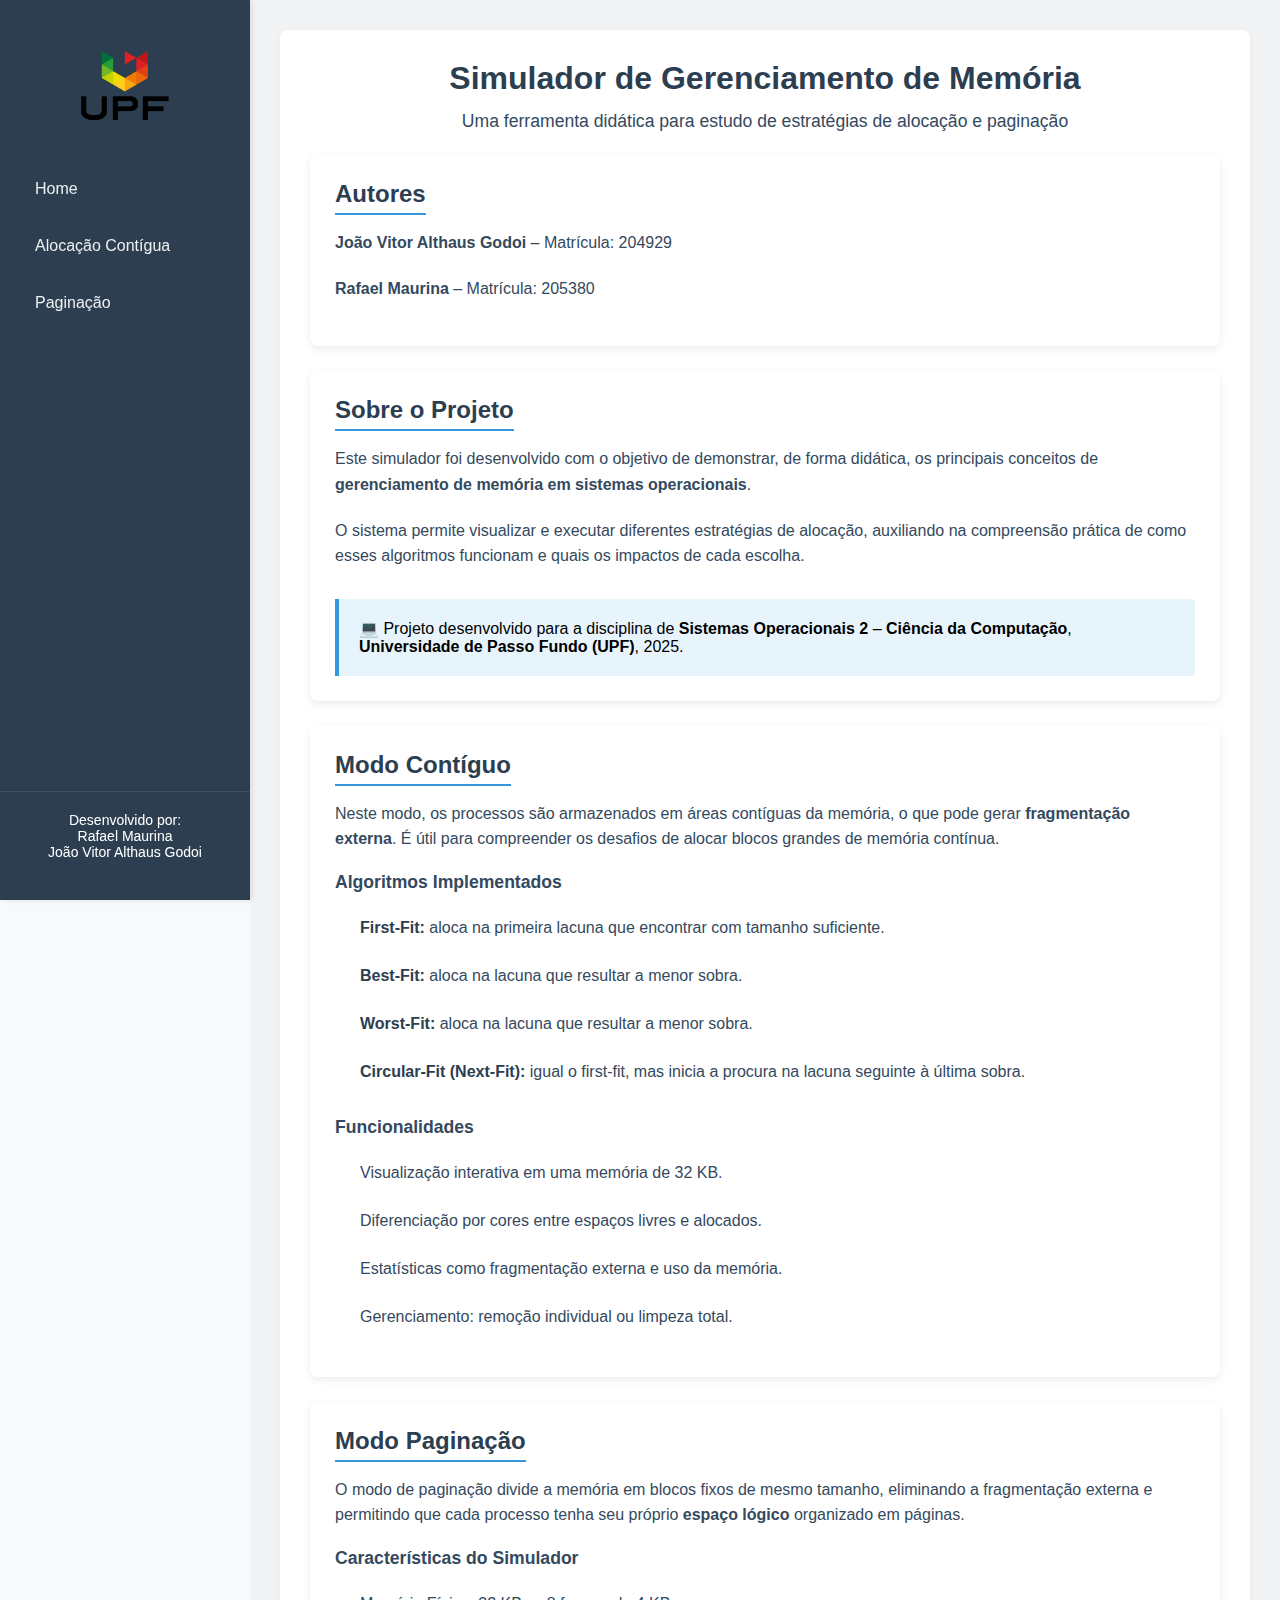
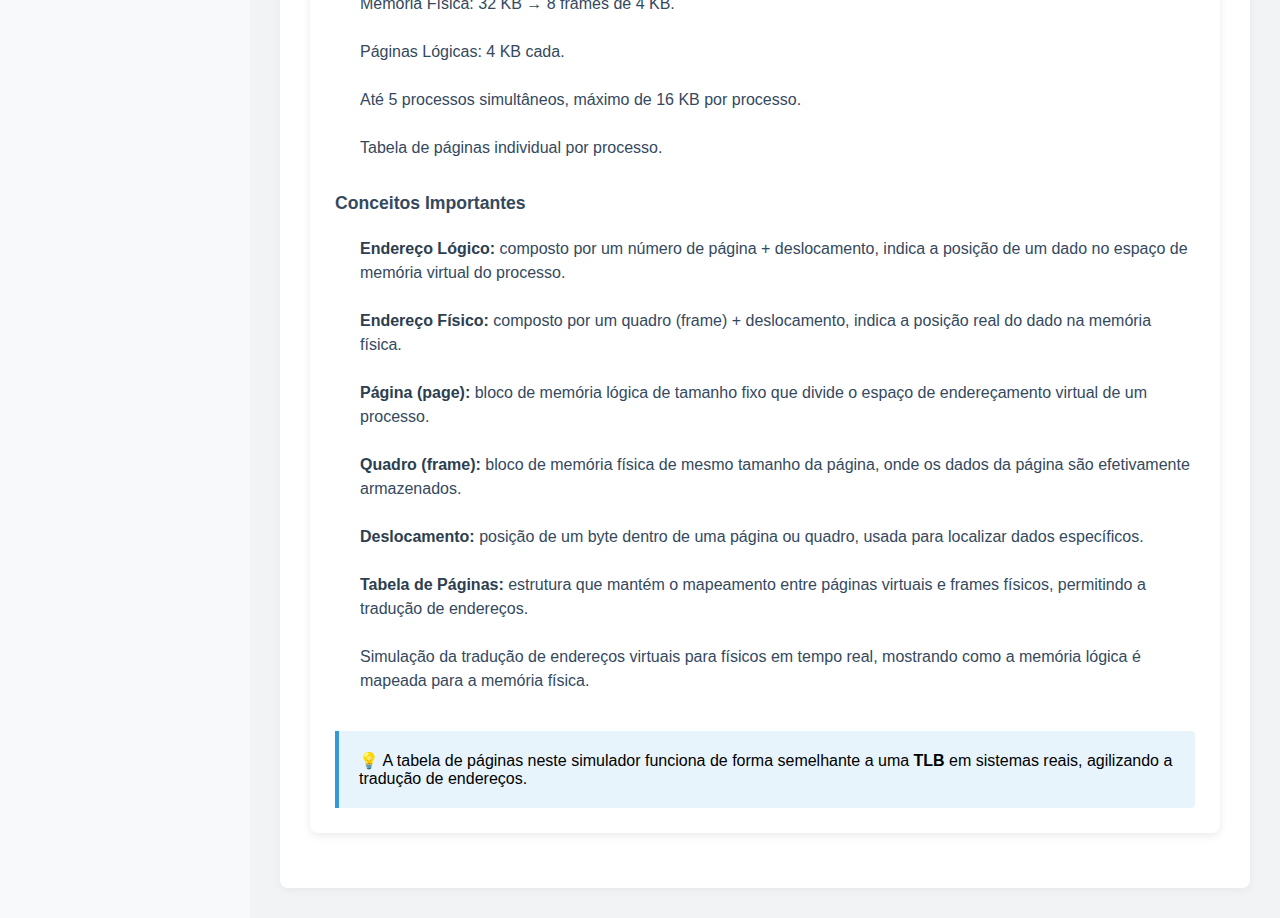
<file: index.html>
<!DOCTYPE html>
<html lang="en">
<head>
    <meta charset="UTF-8">
    <meta name="viewport" content="width=device-width, initial-scale=1.0">
    <title>Simulador Gerenciancia de Memória</title>

    <link rel="stylesheet" href="./css/style.css" >
</head>
<body>
    <div class="container">
        <div class="menu">

            <div class="logoUPF">
                <img src="./imgs/logo-color-vertical.png" alt="UPF">
            </div>

             <nav class="navigation">
                 <div class="nav-item">
                    <a href="index.html" class="nav-link">Home</a>
                </div>
                
                <div class="nav-item">
                    <a href="./html/alocacao-contigua.html" class="nav-link">Alocação Contígua</a>
                </div>
                
                <div class="nav-item">
                    <a href="./html/paginacao.html" class="nav-link">Paginação</a>
                </div>
            </nav>

            <div class="footer">
                <p>Desenvolvido por:</p>
                <p>Rafael Maurina</p>
                <p>João Vitor Althaus Godoi</p>
            </div>
           
        </div>

    <div class="conteudo">
        <div class="content-wrapper">
            <!-- Título principal -->
            <header class="titulo">
                <h1>Simulador de Gerenciamento de Memória</h1>
                <p class="subtitulo">Uma ferramenta didática para estudo de estratégias de alocação e paginação</p>
            </header>

            <!-- Autores -->
            <section class="autores card">
                <h2>Autores</h2>
                <p><strong>João Vitor Althaus Godoi</strong> – Matrícula: 204929</p>
                <p><strong>Rafael Maurina</strong> – Matrícula: 205380</p>
            </section>

            <!-- Sobre o projeto -->
            <section class="sobre card">
                <h2>Sobre o Projeto</h2>
                <p>
                    Este simulador foi desenvolvido com o objetivo de demonstrar, de forma didática, 
                    os principais conceitos de <strong>gerenciamento de memória em sistemas operacionais</strong>.
                </p>
                <p>
                    O sistema permite visualizar e executar diferentes estratégias de alocação, 
                    auxiliando na compreensão prática de como esses algoritmos funcionam e quais os impactos de cada escolha.
                </p>
                <div class="info-box">
                    💻 Projeto desenvolvido para a disciplina de <strong>Sistemas Operacionais 2</strong> – 
                    <strong>Ciência da Computação</strong>, 
                    <strong>Universidade de Passo Fundo (UPF)</strong>, 2025.
                </div>
            </section>

            <!-- Modo Contíguo -->
            <section class="contiguo card">
                <h2>Modo Contíguo</h2>
                <p>
                    Neste modo, os processos são armazenados em áreas contíguas da memória, 
                    o que pode gerar <strong>fragmentação externa</strong>. 
                    É útil para compreender os desafios de alocar blocos grandes de memória contínua.
                </p>

                <h3>Algoritmos Implementados</h3>
                <ul>
                    <li><strong>First-Fit:</strong> aloca na primeira lacuna que encontrar com tamanho suficiente.</li>
                    <li><strong>Best-Fit:</strong> aloca na lacuna que resultar a menor sobra.</li>
                    <li><strong>Worst-Fit:</strong> aloca na lacuna que resultar a menor sobra.</li>
                    <li><strong>Circular-Fit (Next-Fit):</strong> igual o first-fit, mas inicia a procura na lacuna seguinte à última sobra.</li>
                </ul>

                <h3>Funcionalidades</h3>
                <ul>
                    <li>Visualização interativa em uma memória de 32 KB.</li>
                    <li>Diferenciação por cores entre espaços livres e alocados.</li>
                    <li>Estatísticas como fragmentação externa e uso da memória.</li>
                    <li>Gerenciamento: remoção individual ou limpeza total.</li>
                </ul>
            </section>

            <!-- Modo Paginação -->
            <section class="paginacao card">
                <h2>Modo Paginação</h2>
                <p>
                    O modo de paginação divide a memória em blocos fixos de mesmo tamanho, 
                    eliminando a fragmentação externa e permitindo que cada processo tenha 
                    seu próprio <strong>espaço lógico</strong> organizado em páginas.
                </p>

                <h3>Características do Simulador</h3>
                <ul>
                    <li>Memória Física: 32 KB → 8 frames de 4 KB.</li>
                    <li>Páginas Lógicas: 4 KB cada.</li>
                    <li>Até 5 processos simultâneos, máximo de 16 KB por processo.</li>
                    <li>Tabela de páginas individual por processo.</li>
                </ul>

                <h3>Conceitos Importantes</h3> 
                <ul>
                    <li><strong>Endereço Lógico:</strong> composto por um número de página + deslocamento, indica a posição de um dado no espaço de memória virtual do processo.</li>
                    <li><strong>Endereço Físico:</strong> composto por um quadro (frame) + deslocamento, indica a posição real do dado na memória física.</li>
                    <li><strong>Página (page):</strong> bloco de memória lógica de tamanho fixo que divide o espaço de endereçamento virtual de um processo.</li>
                    <li><strong>Quadro (frame):</strong> bloco de memória física de mesmo tamanho da página, onde os dados da página são efetivamente armazenados.</li>
                    <li><strong>Deslocamento:</strong> posição de um byte dentro de uma página ou quadro, usada para localizar dados específicos.</li>
                    <li><strong>Tabela de Páginas:</strong> estrutura que mantém o mapeamento entre páginas virtuais e frames físicos, permitindo a tradução de endereços.</li>
                    <li>Simulação da tradução de endereços virtuais para físicos em tempo real, mostrando como a memória lógica é mapeada para a memória física.</li>
                </ul>   

                
                <div class="info-box">
                    💡 A tabela de páginas neste simulador funciona de forma semelhante a uma 
                    <strong>TLB</strong> em sistemas reais, agilizando a tradução de endereços.
                </div>
            </section>
        </div>
    </div>
</body>
</html>
</file>
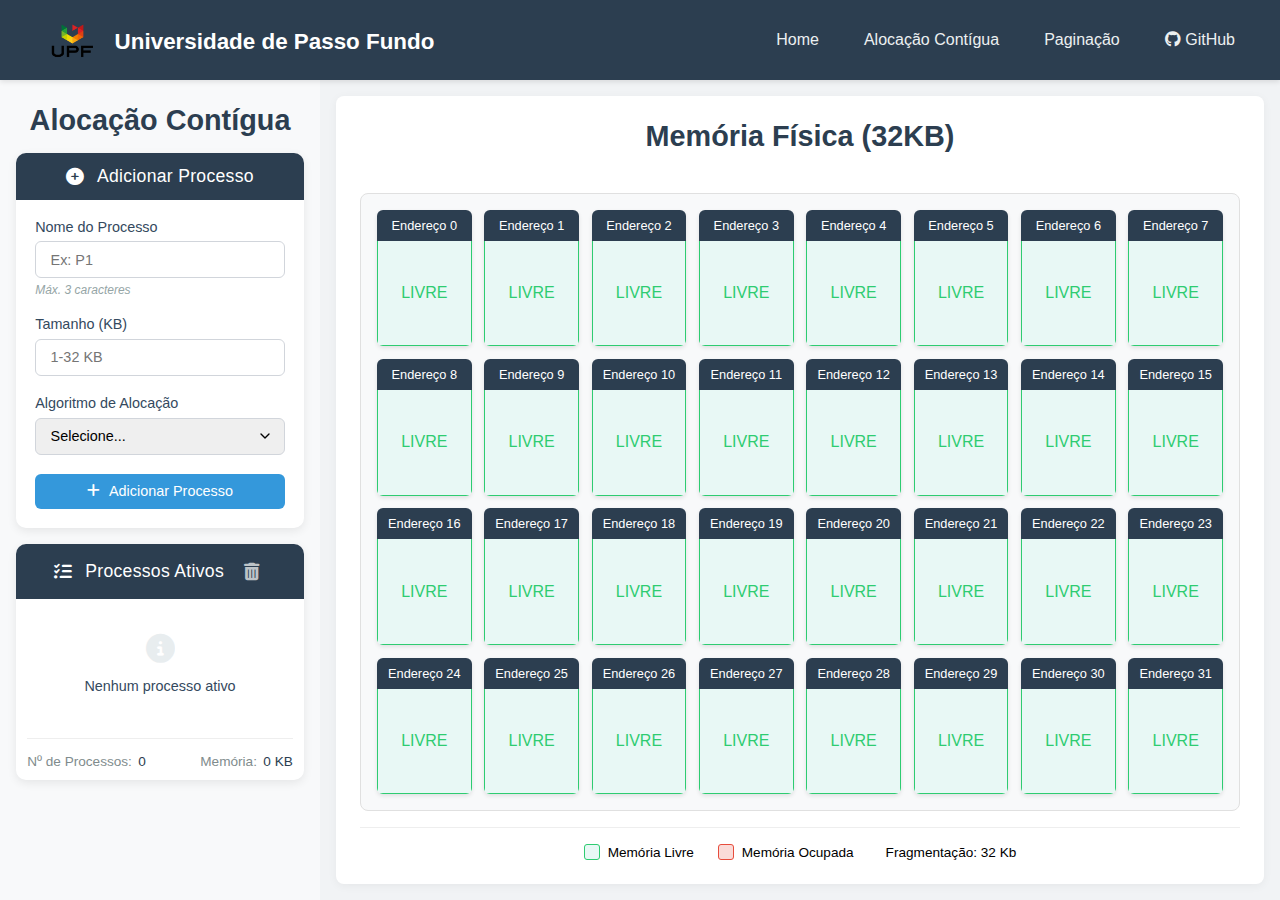
<file: html/alocacao-contigua.html>
<!DOCTYPE html>
<html lang="en">
<head>
    <meta charset="UTF-8">
    <meta name="viewport" content="width=device-width, initial-scale=1.0">
    <title>Alocação Contígua</title>

    <!-- Font Awesome 6 (versão gratuita) -->
    <link rel="stylesheet" href="https://cdnjs.cloudflare.com/ajax/libs/font-awesome/6.4.0/css/all.min.css">
    
    <link rel="stylesheet" href="../css/styleAlocacao.css" >
</head>
<body>
    <div class="container">

        <header class="top-menu">
            <div class="menu-container">
                <div class="logoUPF">
                    <img src="../imgs/logo-color-vertical.png" alt="UPF">
                    <h3>Universidade de Passo Fundo</h3>
                </div>
                
                <nav class="navigation">
                    <div class="nav-item">
                        <a href="../index.html" class="nav-link">Home</a>
                    </div>
                    
                    <div class="nav-item">
                        <a href="alocacao-contigua.html" class="nav-link">Alocação Contígua</a>
                    </div>
                    
                    <div class="nav-item">
                        <a href="paginacao.html" class="nav-link">Paginação</a>
                    </div>

                    <div class="nav-item">
                        <a href="https://github.com/Joao-Althaus/Gerenciador_de_Memoria" class="nav-link">
                            <i class="fab fa-github"></i> <span>GitHub</span>
                        </a>
                    </div>
                </nav>
            </div>
        </header>
        
        <div class="conteudo">
            
            <div class="painel-lateral">
                <div class="titulo-simulador">    
                    <h1>Alocação Contígua</h1>
                </div>

                <!------- Adicionar Processo --------->
                <div class="card-processo">
                    <div class="card-header">
                        <i class="fas fa-plus-circle"></i>
                        <h2>Adicionar Processo</h2>
                    </div>
                    
                    <div class="card-body">
                        <div class="form-group">
                            <label for="nome-processo">Nome do Processo</label>
                            <input type="text" id="nome-processo" maxlength="3" placeholder="Ex: P1">
                            <small class="form-hint">Máx. 3 caracteres</small>
                        </div>
                        
                        <div class="form-group">
                            <label for="tamanho-processo">Tamanho (KB)</label>
                            <input type="number" id="tamanho-processo" min="1" max="32" placeholder="1-32 KB">
                        </div>

                        <div class="form-group">
                            <label for="algoritmo">Algoritmo de Alocação</label>
                            <select id="algoritmo" class="form-select">
                                <option value="" disabled selected>Selecione...</option>
                                <option value="first-fit">First-Fit</option>
                                <option value="best-fit">Best-Fit</option>
                                <option value="worst-fit">Worst-Fit</option>
                                <option value="circular-fit">Circular-Fit</option>
                            </select>
                        </div>
                        
                        <button class="btn btn-primary" id="btn-adicionar">
                            <i class="fas fa-plus"></i> Adicionar Processo
                        </button>
                    </div>
                </div>
            
            <!-- Card de Processos Ativos -->
                <div class="card-processos">
                    <div class="card-header">
                        <i class="fas fa-tasks"></i>
                        <h2>Processos Ativos</h2>
                        <button class="btn btn-icon" id="btn-remover-todos" title="Remover Todos" onclick="limparMemoria()">
                            <i class="fas fa-trash-alt"></i>
                        </button>
                    
                    </div>
                
                    <div class="card-body-lista">
                            <div class="lista-processos" id="lista-processos">
                                <div class="lista-vazia">
                                    <i class="fas fa-info-circle"></i>
                                    <p>Nenhum processo ativo</p>
                                </div>
                            </div>
                            
                            <div class="processo-info">
                                <div class="info-item">
                                    <span>Nº de Processos:</span>
                                    <span id="total-processos">0</span>
                                </div>
                                <div class="info-item">
                                    <span>Memória:</span>
                                    <span id="memoria-utilizada">0 KB</span>
                                </div>
                            </div>
                    </div>
                </div>
            </div>

            <!---  Grid Memória  -->
            <div class="memoria-fisica">
                <div class="titulo-memoria">
                    <h1>Memória Física (32KB)</h1>
                </div>

               <div class="memoria-grid">
                    <div class="endereco-card celula-livre" data-endereco="0">
                        <div class="endereco-header">Endereço 0</div>
                        <div class="endereco-content">LIVRE</div>
                    </div>

                    <div class="endereco-card celula-livre" data-endereco="1">
                        <div class="endereco-header">Endereço 1</div>
                        <div class="endereco-content">LIVRE</div>
                    </div>

                    <div class="endereco-card celula-livre" data-endereco="2">
                        <div class="endereco-header">Endereço 2</div>
                        <div class="endereco-content">LIVRE</div>
                    </div>

                    <div class="endereco-card celula-livre" data-endereco="3">
                        <div class="endereco-header">Endereço 3</div>
                        <div class="endereco-content">LIVRE</div>
                    </div>

                    <div class="endereco-card celula-livre" data-endereco="4">
                        <div class="endereco-header">Endereço 4</div>
                        <div class="endereco-content">LIVRE</div>
                    </div>

                    <div class="endereco-card celula-livre" data-endereco="5">
                        <div class="endereco-header">Endereço 5</div>
                        <div class="endereco-content">LIVRE</div>
                    </div>

                    <div class="endereco-card celula-livre" data-endereco="6">
                        <div class="endereco-header">Endereço 6</div>
                        <div class="endereco-content">LIVRE</div>
                    </div>

                    <div class="endereco-card celula-livre" data-endereco="7">
                        <div class="endereco-header">Endereço 7</div>
                        <div class="endereco-content">LIVRE</div>
                    </div>

                    <div class="endereco-card celula-livre" data-endereco="8">
                        <div class="endereco-header">Endereço 8</div>
                        <div class="endereco-content">LIVRE</div>
                    </div>

                    <div class="endereco-card celula-livre" data-endereco="9">
                        <div class="endereco-header">Endereço 9</div>
                        <div class="endereco-content">LIVRE</div>
                    </div>

                    <div class="endereco-card celula-livre" data-endereco="10">
                        <div class="endereco-header">Endereço 10</div>
                        <div class="endereco-content">LIVRE</div>
                    </div>

                    <div class="endereco-card celula-livre" data-endereco="11">
                        <div class="endereco-header">Endereço 11</div>
                        <div class="endereco-content">LIVRE</div>
                    </div>

                    <div class="endereco-card celula-livre" data-endereco="12">
                        <div class="endereco-header">Endereço 12</div>
                        <div class="endereco-content">LIVRE</div>
                    </div>

                    <div class="endereco-card celula-livre" data-endereco="13">
                        <div class="endereco-header">Endereço 13</div>
                        <div class="endereco-content">LIVRE</div>
                    </div>

                    <div class="endereco-card celula-livre" data-endereco="14">
                        <div class="endereco-header">Endereço 14</div>
                        <div class="endereco-content">LIVRE</div>
                    </div>

                    <div class="endereco-card celula-livre" data-endereco="15">
                        <div class="endereco-header">Endereço 15</div>
                        <div class="endereco-content">LIVRE</div>
                    </div>

                    <div class="endereco-card celula-livre" data-endereco="16">
                        <div class="endereco-header">Endereço 16</div>
                        <div class="endereco-content">LIVRE</div>
                    </div>

                    <div class="endereco-card celula-livre" data-endereco="17">
                        <div class="endereco-header">Endereço 17</div>
                        <div class="endereco-content">LIVRE</div>
                    </div>

                    <div class="endereco-card celula-livre" data-endereco="18">
                        <div class="endereco-header">Endereço 18</div>
                        <div class="endereco-content">LIVRE</div>
                    </div>

                    <div class="endereco-card celula-livre" data-endereco="19">
                        <div class="endereco-header">Endereço 19</div>
                        <div class="endereco-content">LIVRE</div>
                    </div>

                    <div class="endereco-card celula-livre" data-endereco="20">
                        <div class="endereco-header">Endereço 20</div>
                        <div class="endereco-content">LIVRE</div>
                    </div>

                    <div class="endereco-card celula-livre" data-endereco="21">
                        <div class="endereco-header">Endereço 21</div>
                        <div class="endereco-content">LIVRE</div>
                    </div>

                    <div class="endereco-card celula-livre" data-endereco="22">
                        <div class="endereco-header">Endereço 22</div>
                        <div class="endereco-content">LIVRE</div>
                    </div>

                    <div class="endereco-card celula-livre" data-endereco="23">
                        <div class="endereco-header">Endereço 23</div>
                        <div class="endereco-content">LIVRE</div>
                    </div>

                    <div class="endereco-card celula-livre" data-endereco="24">
                        <div class="endereco-header">Endereço 24</div>
                        <div class="endereco-content">LIVRE</div>
                    </div>

                    <div class="endereco-card celula-livre" data-endereco="25">
                        <div class="endereco-header">Endereço 25</div>
                        <div class="endereco-content">LIVRE</div>
                    </div>

                    <div class="endereco-card celula-livre" data-endereco="26">
                        <div class="endereco-header">Endereço 26</div>
                        <div class="endereco-content">LIVRE</div>
                    </div>

                    <div class="endereco-card celula-livre" data-endereco="27">
                        <div class="endereco-header">Endereço 27</div>
                        <div class="endereco-content">LIVRE</div>
                    </div>

                    <div class="endereco-card celula-livre" data-endereco="28">
                        <div class="endereco-header">Endereço 28</div>
                        <div class="endereco-content">LIVRE</div>
                    </div>

                    <div class="endereco-card celula-livre" data-endereco="29">
                        <div class="endereco-header">Endereço 29</div>
                        <div class="endereco-content">LIVRE</div>
                    </div>

                    <div class="endereco-card celula-livre" data-endereco="30">
                        <div class="endereco-header">Endereço 30</div>
                        <div class="endereco-content">LIVRE</div>
                    </div>

                    <div class="endereco-card celula-livre" data-endereco="31">
                        <div class="endereco-header">Endereço 31</div>
                        <div class="endereco-content">LIVRE</div>
                    </div>
                    </div>


                <div class="legenda-memoria">
                    <div class="legenda-item">
                        <div class="legenda-cor legenda-livre"></div>
                        <span>Memória Livre</span>
                    </div>
                    <div class="legenda-item">
                        <div class="legenda-cor legenda-ocupada"></div>
                        <span>Memória Ocupada</span>
                    </div>
                    <div class="legenda-item">
                        <div class="fragmentacao"></div>
                        <span>Fragmentação: <span>
                        <span id="frag">32 Kb</span>
                    </div>
                </div>
            </div>
    </div>

    <script type="module" src="../javascript/Alocacao/controller/alocacaoController.js"></script>
</body>
</html>
</file>
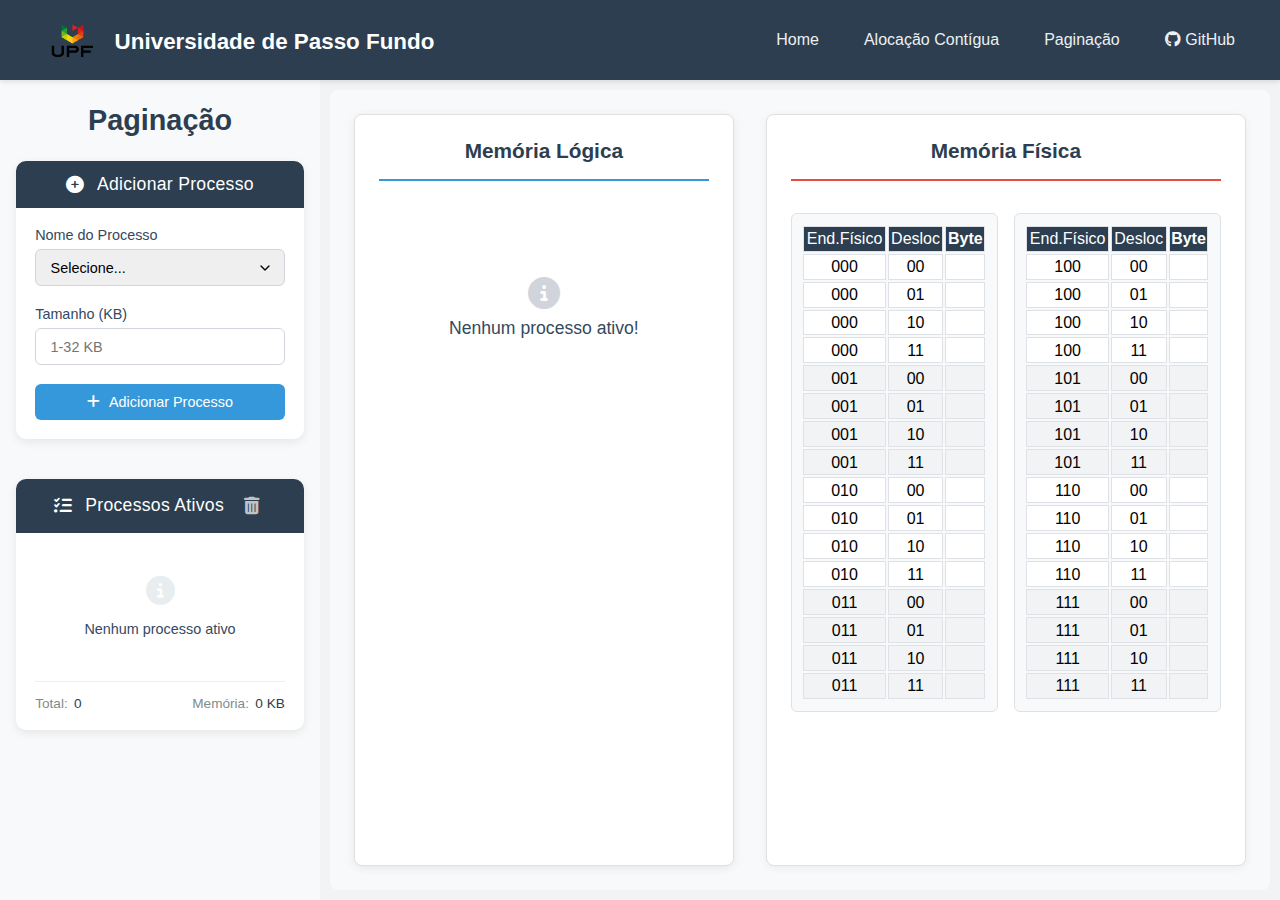
<file: html/paginacao.html>
<!DOCTYPE html>
<html lang="en">
<head>
    <meta charset="UTF-8">
    <meta name="viewport" content="width=device-width, initial-scale=1.0">
    <title>Paginação</title>
    
    <!-- Font Awesome 6 (versão gratuita) -->
    <link rel="stylesheet" href="https://cdnjs.cloudflare.com/ajax/libs/font-awesome/6.4.0/css/all.min.css">
    
    <link rel="stylesheet" href="../css/stylePaginacao.css" >
</head>
<body>
    <div class="container">
        <header class="top-menu">
            <div class="menu-container">
                <div class="logoUPF">
                    <img src="../imgs/logo-color-vertical.png" alt="UPF">
                    <h3>Universidade de Passo Fundo</h3>
                </div>

                <nav class="navigation">
                    <div class="nav-item">
                        <a href="../index.html" class="nav-link">Home</a>
                    </div>
                    
                    <div class="nav-item">
                        <a href="alocacao-contigua.html" class="nav-link">Alocação Contígua</a>
                    </div>
                    
                    <div class="nav-item">
                        <a href="paginacao.html" class="nav-link">Paginação</a>
                    </div>

                    <div class="nav-item">
                        <a href="https://github.com/Joao-Althaus/Gerenciador_de_Memoria" class="nav-link">
                            <i class="fab fa-github"></i> <span>GitHub</span>
                        </a>
                    </div>
                </nav>
        
            </div>
        </header>
    
        <div class="conteudo">
            
            <div class="painel-lateral">
                <div class="titulo-simulador">
                    <h1>Paginação</h1>
                    
                </div>
                <div class="card-processo">
                    <div class="card-header">
                        <i class="fas fa-plus-circle"></i>
                        <h2>Adicionar Processo</h2>
                    </div>
                    
                    <div class="card-body">
                        <div class="form-group">
                            <label for="algoritmo">Nome do Processo</label>
                            <select id="algoritmo" class="form-select">
                                <option value="" disabled selected>Selecione...</option>
                                <option value="A">A</option>
                                <option value="B">B</option>
                                <option value="C">C</option>
                                <option value="D">D</option>
                                <option value="E">E</option>
                            </select>
                        </div>
                        
                        <div class="form-group">
                            <label for="tamanho-processo">Tamanho (KB)</label>
                            <input type="number" id="tamanho-processo" min="1" max="32" placeholder="1-32 KB">
                        </div>
                        
                        <button class="btn btn-primary" id="btn-adicionar">
                            <i class="fas fa-plus"></i> Adicionar Processo
                        </button>
                    </div>
                </div>
                
                <!-- Card de Processos Ativos -->
                <div class="card-processos">
                    <div class="card-header">
                        <i class="fas fa-tasks"></i>
                        <h2>Processos Ativos</h2>
                        <button class="btn btn-icon" id="btn-remover-todos" title="Remover todos">
                            <i class="fas fa-trash-alt"></i>
                        </button>
                    </div>
                    
                    <div class="card-body">
                        <div class="lista-processos" id="lista-processos">
                            <div class="lista-vazia">
                                <i class="fas fa-info-circle"></i>
                                <p>Nenhum processo ativo</p>
                            </div>
                        </div>
                        
                        <div class="processo-info">
                            <div class="info-item">
                                <span>Total:</span>
                                <span id="total-processos">0</span>
                            </div>
                            <div class="info-item">
                                <span>Memória:</span>
                                <span id="memoria-utilizada">0 KB</span>
                            </div>
                        </div>
                    </div>
                </div>

            </div>

            <div class="visualizador">

                <!-- Memoria Logica dos Processos -->
                <div class="espaco-logica">
                    <div class="titulo-logica">
                        <h3 >Memória Lógica</h3>
                    </div>

                        <div class="proc-Vazio">
                            <i class="fas fa-info-circle"></i>
                            <p>Nenhum processo ativo!</p>
                        </div>

                        <!-- Processo A -->
                        <div class="proc-A" hidden>
                            <div class="mem-logica">
                                
                                <div class="nome-processo">
                                    <h4>Processo A</h4>
                                </div>
                                <table>
                                    <thead>
                                        <td> End.Lógico</td>
                                        <td> Desloc</td>
                                        <td> Byte</td>
                                    </thead>

                                    <tbody>
                                        <tr><td>000</td> <td>00</td> <td></td></tr>
                                        <tr><td>000</td> <td>01</td> <td></td></tr>
                                        <tr><td>000</td> <td>10</td> <td></td></tr>
                                        <tr><td>000</td> <td>11</td> <td></td></tr>
                                
                                        <tr><td>001</td> <td>00</td> <td></td></tr>
                                        <tr><td>001</td> <td>01</td> <td></td></tr>
                                        <tr><td>001</td> <td>10</td> <td></td></tr>
                                        <tr><td>001</td> <td>11</td> <td></td></tr>
                                
                                        <tr><td>010</td> <td>00</td> <td></td></tr>
                                        <tr><td>010</td> <td>01</td> <td></td></tr>
                                        <tr><td>010</td> <td>10</td> <td></td></tr>
                                        <tr><td>010</td> <td>11</td> <td></td></tr>
                                
                                        <tr><td>011</td> <td>00</td> <td></td></tr>
                                        <tr><td>011</td> <td>01</td> <td></td></tr>
                                        <tr><td>011</td> <td>10</td> <td></td></tr>
                                        <tr><td>011</td> <td>11</td> <td></td></tr>
                                    </tbody>
                                </table>
                            </div>

                            <div class="tabela-de-paginas">
                                <div class="titulo-pagina">
                                    <h4>Tabela de Páginas</h4>
                                </div>
                                <table>
                                    <thead>
                                        <td>Página</td>
                                        <td>Frame</td>
                                    </thead>

                                    <tr><td>000</td><td>----</td></tr>
                                    <tr><td>001</td><td>----</td></tr>
                                    <tr><td>010</td><td>----</td></tr>
                                    <tr><td>011</td><td>----</td></tr>
                                </table>
                            </div>
                        </div>

                        <!-- Processo B -->
                        <div class="proc-B" hidden>
                            
                            <div class="mem-logica">
                                <div class="nome-processo">
                                    <h4>Processo B</h4>
                                </div>
                                <table>
                                    <thead>
                                        <td> End.Lógico</td>
                                        <td> Desloc</td>
                                        <td> Byte</td>
                                    </thead>

                                    <tbody>
                                        <tr><td>000</td> <td>00</td> <td>ajksld</td></tr>
                                        <tr><td>000</td> <td>01</td> <td></td></tr>
                                        <tr><td>000</td> <td>10</td> <td></td></tr>
                                        <tr><td>000</td> <td>11</td> <td></td></tr>
                                
                                        <tr><td>001</td> <td>00</td> <td></td></tr>
                                        <tr><td>001</td> <td>01</td> <td></td></tr>
                                        <tr><td>001</td> <td>10</td> <td></td></tr>
                                        <tr><td>001</td> <td>11</td> <td></td></tr>
                                
                                        <tr><td>010</td> <td>00</td> <td></td></tr>
                                        <tr><td>010</td> <td>01</td> <td></td></tr>
                                        <tr><td>010</td> <td>10</td> <td></td></tr>
                                        <tr><td>010</td> <td>11</td> <td></td></tr>
                                
                                        <tr><td>011</td> <td>00</td> <td></td></tr>
                                        <tr><td>011</td> <td>01</td> <td></td></tr>
                                        <tr><td>011</td> <td>10</td> <td></td></tr>
                                        <tr><td>011</td> <td>11</td> <td></td></tr>
                                    </tbody>
                                </table>
                            </div>

                            <div class="tabela-de-paginas">
                                <div class="titulo-pagina">
                                    <h4>Tabela de Páginas</h4>
                                </div>
                                <table>
                                    <thead>
                                        <td>Página</td>
                                        <td>Frame</td>
                                    </thead>

                                    <tr><td>000</td><td>----</td></tr>
                                    <tr><td>001</td><td>----</td></tr>
                                    <tr><td>010</td><td>----</td></tr>
                                    <tr><td>011</td><td>----</td></tr>                                    
                                </table>
                            </div>

                        </div>

                        <!-- Processo C -->
                        <div class="proc-C" hidden>
                            <div class="mem-logica">
                                <div class="nome-processo">
                                    <h4>Processo C</h4>
                                </div>
                                <table>
                                    <thead>
                                        <td> End.Lógico</td>
                                        <td> Desloc</td>
                                        <td> Byte</td>
                                    </thead>

                                    <tbody>
                                        <tr><td>000</td> <td>00</td> <td></td></tr>
                                        <tr><td>000</td> <td>01</td> <td></td></tr>
                                        <tr><td>000</td> <td>10</td> <td></td></tr>
                                        <tr><td>000</td> <td>11</td> <td></td></tr>
                                
                                        <tr><td>001</td> <td>00</td> <td></td></tr>
                                        <tr><td>001</td> <td>01</td> <td></td></tr>
                                        <tr><td>001</td> <td>10</td> <td></td></tr>
                                        <tr><td>001</td> <td>11</td> <td></td></tr>
                                
                                        <tr><td>010</td> <td>00</td> <td></td></tr>
                                        <tr><td>010</td> <td>01</td> <td></td></tr>
                                        <tr><td>010</td> <td>10</td> <td></td></tr>
                                        <tr><td>010</td> <td>11</td> <td></td></tr>
                                
                                        <tr><td>011</td> <td>00</td> <td></td></tr>
                                        <tr><td>011</td> <td>01</td> <td></td></tr>
                                        <tr><td>011</td> <td>10</td> <td></td></tr>
                                        <tr><td>011</td> <td>11</td> <td></td></tr>
                                    </tbody>
                                </table>
                            </div>

                            <div class="tabela-de-paginas">
                                <div class="titulo-pagina">
                                    <h4>Tabela de Páginas</h4>
                                </div>
                                <table>
                                    <thead>
                                        <td>Página</td>
                                        <td>Frame</td>
                                    </thead>

                                    <tr><td>000</td><td>----</td></tr>
                                    <tr><td>001</td><td>----</td></tr>
                                    <tr><td>010</td><td>----</td></tr>
                                    <tr><td>011</td><td>----</td></tr>
                                </table>
                            </div>

                        </div>

                        <!-- Processo D -->
                        <div class="proc-D" hidden>
                            <div class="mem-logica">
                                <div class="nome-processo">
                                    <h4>Processo D</h4>
                                </div>
                                <table>
                                    <thead>
                                        <td> End.Lógico</td>
                                        <td> Desloc</td>
                                        <td> Byte</td>
                                    </thead>
                                    
                                    <tbody>
                                        <tr><td>000</td> <td>00</td> <td></td></tr>
                                        <tr><td>000</td> <td>01</td> <td></td></tr>
                                        <tr><td>000</td> <td>10</td> <td></td></tr>
                                        <tr><td>000</td> <td>11</td> <td></td></tr>
                                        
                                        <tr><td>001</td> <td>00</td> <td></td></tr>
                                        <tr><td>001</td> <td>01</td> <td></td></tr>
                                        <tr><td>001</td> <td>10</td> <td></td></tr>
                                        <tr><td>001</td> <td>11</td> <td></td></tr>
                                        
                                        <tr><td>010</td> <td>00</td> <td></td></tr>
                                        <tr><td>010</td> <td>01</td> <td></td></tr>
                                        <tr><td>010</td> <td>10</td> <td></td></tr>
                                        <tr><td>010</td> <td>11</td> <td></td></tr>
                                        
                                        <tr><td>011</td> <td>00</td> <td></td></tr>
                                        <tr><td>011</td> <td>01</td> <td></td></tr>
                                        <tr><td>011</td> <td>10</td> <td></td></tr>
                                        <tr><td>011</td> <td>11</td> <td></td></tr>
                                    </tbody>
                                </table>
                            </div>
                            
                            <div class="tabela-de-paginas">
                                <div class="titulo-pagina">
                                    <h4>Tabela de Páginas</h4>
                                </div>
                                <table>
                                    <thead>
                                        <td>Página</td>
                                        <td>Frame</td>
                                    </thead>

                                    <tr><td>000</td><td>----</td></tr>
                                    <tr><td>001</td><td>----</td></tr>
                                    <tr><td>010</td><td>----</td></tr>
                                    <tr><td>011</td><td>----</td></tr>                                    
                                </table>
                            </div>

                        </div>

                        <!-- Processo E -->
                        <div class="proc-E" hidden>
                            <div class="mem-logica">
                                <div class="nome-processo">
                                    <h4>Processo E</h4>
                                </div>
                                <table>
                                    <thead>
                                        <td> End.Lógico</td>
                                        <td> Desloc</td>
                                        <td> Byte</td>
                                    </thead>

                                    <tbody>
                                        <tr><td>000</td> <td>00</td> <td></td></tr>
                                        <tr><td>000</td> <td>01</td> <td></td></tr>
                                        <tr><td>000</td> <td>10</td> <td></td></tr>
                                        <tr><td>000</td> <td>11</td> <td></td></tr>
                                
                                        <tr><td>001</td> <td>00</td> <td></td></tr>
                                        <tr><td>001</td> <td>01</td> <td></td></tr>
                                        <tr><td>001</td> <td>10</td> <td></td></tr>
                                        <tr><td>001</td> <td>11</td> <td></td></tr>
                                
                                        <tr><td>010</td> <td>00</td> <td></td></tr>
                                        <tr><td>010</td> <td>01</td> <td></td></tr>
                                        <tr><td>010</td> <td>10</td> <td></td></tr>
                                        <tr><td>010</td> <td>11</td> <td></td></tr>
                                
                                        <tr><td>011</td> <td>00</td> <td></td></tr>
                                        <tr><td>011</td> <td>01</td> <td></td></tr>
                                        <tr><td>011</td> <td>10</td> <td></td></tr>
                                        <tr><td>011</td> <td>11</td> <td></td></tr>
                                    </tbody>
                                </table>
                            </div>

                            <div class="tabela-de-paginas">
                                <div class="titulo-pagina">
                                    <h4>Tabela de Páginas</h4>
                                </div>
                                <table>
                                    <thead>
                                        <td>Página</td>
                                        <td>Frame</td>
                                    </thead>

                                    <tr><td>000</td><td>----</td></tr>
                                    <tr><td>001</td><td>----</td></tr>
                                    <tr><td>010</td><td>----</td></tr>
                                    <tr><td>011</td><td>----</td></tr>                                    
                                </table>
                            </div>
                    </div>
                </div>


                 <!-- Memoria Fisica -->
                <div class="espaco-fisico">
                    <div class="titulo-fisica">
                        <h3>Memória Física</h3> 
                    </div>

                    <div class="memoria-fisica">
                        <!-- Tabela 1 - Frames 0 a 15 -->
                        <table class="tabela1">
                            <thead>
                                <tr>
                                    <td>End.Físico</td>
                                    <td>Desloc</td>
                                    <td>Byte</td>
                                </tr>
                            </thead>
                            <tbody>
                                <tr><td>000</td> <td>00</td> <td></td></tr>
                                <tr><td>000</td> <td>01</td> <td></td></tr>
                                <tr><td>000</td> <td>10</td> <td></td></tr>
                                <tr><td>000</td> <td>11</td> <td></td></tr>

                                <tr><td>001</td> <td>00</td> <td></td></tr>
                                <tr><td>001</td> <td>01</td> <td></td></tr>
                                <tr><td>001</td> <td>10</td> <td></td></tr>
                                <tr><td>001</td> <td>11</td> <td></td></tr>

                                <tr><td>010</td> <td>00</td> <td></td></tr>
                                <tr><td>010</td> <td>01</td> <td></td></tr>
                                <tr><td>010</td> <td>10</td> <td></td></tr>
                                <tr><td>010</td> <td>11</td> <td></td></tr>

                                <tr><td>011</td> <td>00</td> <td></td></tr>
                                <tr><td>011</td> <td>01</td> <td></td></tr>
                                <tr><td>011</td> <td>10</td> <td></td></tr>
                                <tr><td>011</td> <td>11</td> <td></td></tr>

                            </tbody>
                        </table>
                        
                        <!-- Tabela 2 - Frames 8 a 15 -->
                        <table class="tabela2">
                            <thead>
                                <tr>
                                    <td>End.Físico</td>
                                    <td>Desloc</td>
                                    <td>Byte</td>
                                </tr>
                            </thead>
                            <tbody>
                                <tr><td>100</td><td>00</td><td></td></tr>
                                <tr><td>100</td><td>01</td><td></td></tr>
                                <tr><td>100</td><td>10</td><td></td></tr>
                                <tr><td>100</td><td>11</td><td></td></tr>
        
                                <tr><td>101</td><td>00</td><td></td></tr>
                                <tr><td>101</td><td>01</td><td></td></tr>
                                <tr><td>101</td><td>10</td><td></td></tr>
                                <tr><td>101</td><td>11</td><td></td></tr>
        
                                <tr><td>110</td><td>00</td><td></td></tr>
                                <tr><td>110</td><td>01</td><td></td></tr>
                                <tr><td>110</td><td>10</td><td></td></tr>
                                <tr><td>110</td><td>11</td><td></td></tr>
        
                                <tr><td>111</td><td>00</td><td></td></tr>
                                <tr><td>111</td><td>01</td><td></td></tr>
                                <tr><td>111</td><td>10</td><td></td></tr>
                                <tr><td>111</td><td>11</td><td></td></tr>
                            </tbody>
                        </table>
                    </div>
                </div>
            </div>              
        </div>
    </div>

    <script type="module" src="../javascript/Paginacao/controller/paginacaoController.js"></script>

</body>
</html>
</file>
<file: css/style.css>
/* Reset e Configurações Globais */
* {
    margin: 0;
    padding: 0;
    box-sizing: border-box;
    font-family: 'Roboto', sans-serif;
}

html, body {
    height: 100%;
    width: 100%;
}

/* Container Principal */
.container {
    display: flex;
    min-height: 100vh;
    background-color: #f8f9fa;
}

/* Menu Lateral */
.menu {
    width: 250px;
    background-color: #2c3e50;
    color: white;
    display: flex;
    flex-direction: column;
    padding: 20px 0;
    box-shadow: 2px 0 5px rgba(0,0,0,0.1);
    position: fixed;
    height: 100vh;
}

.logoUPF {
    display: flex;
    justify-content: center;
    padding: 0 20px 20px;
   
}

.logoUPF img {
    width: 100%;
    height: auto;
    max-width: 180px;
}

.navigation {
    flex: 1;
    display: flex;
    flex-direction: column;
    padding: 0 20px;
}

.nav-item {
    margin-bottom: 15px;
}

.nav-link {
    display: block;
    color: #ecf0f1;
    text-decoration: none;
    padding: 12px 15px;
    border-radius: 4px;
    transition: all 0.3s ease;
    font-weight: 500;
}

.nav-link:hover {
    background-color: rgba(255,255,255,0.1);
    color: white;
}

.nav-link.active {
    background-color: #3498db;
    color: white;
}

.footer {
    padding: 20px;
    font-size: 14px;
    color: white;
    text-align: center;
    border-top: 1px solid rgba(255,255,255,0.1);
    margin-top: auto;
}

/* Conteúdo Principal */
.conteudo {
    flex: 1;
    margin-left: 250px; /* Igual à largura do menu */
    padding: 30px;
    background-color: #f1f3f5;
    min-height: 100vh;
}

.content-wrapper {
    /* max-width: 75%; */
    margin: 0 auto;
    background-color: white;
    padding: 30px;
    border-radius: 8px;
    box-shadow: 0 2px 10px rgba(0,0,0,0.05);
}

h1 {
    color: #2c3e50;
    margin-bottom: 20px;
    font-size: 2rem;
    text-align: center;
}

.conteudo p {
    color: #34495e;
    margin-bottom: 20px;
    line-height: 1.6;
}

.info-box {
    background-color: #e8f4fc;
    border-left: 4px solid #3498db;
    padding: 20px;
    margin-top: 30px;
    border-radius: 0 4px 4px 0;
}

.info-box h2 {
    color: #2c3e50;
    margin-bottom: 15px;
    font-size: 1.3rem;
}

.info-box ol {
    padding-left: 20px;
}

.info-box li {
    margin-bottom: 10px;
    color: #34495e;
    line-height: 1.5;
}

/* Responsividade */
@media (max-width: 768px) {
    .container {
        flex-direction: column;
    }
    
    .menu {
        width: 100%;
        position: relative;
        height: auto;
    }
    
    .conteudo {
        margin-left: 0;
        padding: 20px;
    }
    
    .content-wrapper {
        padding: 20px;
    }
}

/* Cards */
.card {
    background: white;
    border-radius: 8px;
    padding: 25px;
    margin-bottom: 25px;
    box-shadow: 0 3px 8px rgba(0,0,0,0.08);
}

/* Subtítulo */
.subtitulo {
    font-size: 1.1rem;
    color: #7f8c8d;
    margin-top: -10px;
    margin-bottom: 25px;
    text-align: center;
}

/* Títulos */
h2 {
    color: #2c3e50;
    border-bottom: 2px solid #3498db;
    display: inline-block;
    padding-bottom: 5px;
    margin-bottom: 15px;
}

h3 {
    color: #34495e;
    margin-top: 20px;
    margin-bottom: 10px;
    font-size: 1.1rem;
}



/* Estilos para Listas - Mantendo a identidade visual do projeto */
ul {
    list-style: none;
    margin: 15px 0;
    padding: 0;
}

li {
    padding: 8px 0;
    margin-bottom: 8px;
    line-height: 1.5;
    color: #34495e;
    position: relative;
    padding-left: 25px;
}

li:before {
    content: "";
    font-weight: bold;
    position: absolute;
    left: 0;
    top: 50%;
    transform: translateY(-50%);
    font-size: 1.2em;
}

li strong {
    color: #2c3e50;
    font-weight: 600;
}

/* Efeito hover suave */
li:hover {
    background-color: #f8f9fa;
    border-radius: 4px;
    padding-left: 30px;
    transition: all 0.2s ease;
}

/* Espaçamento entre itens da lista */
ul + h3 {
    margin-top: 25px;
}


/* Responsividade para listas */
@media (max-width: 768px) {
    li {
        padding: 10px 0 10px 25px;
        margin-bottom: 10px;
    }
    
    li:hover {
        padding-left: 30px;
    }
}


/* Efeito de hover para todos os tipos de card */
.card,
.contiguo.card,
.paginacao.card {
    background: white;
    border-radius: 8px;
    padding: 25px;
    margin-bottom: 25px;
    box-shadow: 0 3px 8px rgba(0,0,0,0.08);
    transition: all 0.3s ease;
    cursor: pointer;
}

.card:hover,
.contiguo.card:hover,
.paginacao.card:hover {
    transform: translateY(-5px);
    box-shadow: 0 8px 25px rgba(0,0,0,0.15);
    border-left: 4px solid #3498db;
}
</file>
<file: css/styleAlocacao.css>
/* Reset e Configurações Globais */
* {
    margin: 0;
    padding: 0;
    box-sizing: border-box;
    font-family: 'Roboto', sans-serif;
}

html, body {
    height: 100%;
    width: 100%;
}


.container {
    display: flex;
    flex-direction: column;
    min-height: 100vh;
    background-color: #f8f9fa;
}







/* ============================================= */
/*                  Menu Superior                */
/* ============================================= */
.top-menu {
    background-color: #2c3e50;
    color: white;
    box-shadow: 0 2px 5px rgba(0,0,0,0.1);
    width: 100%;
    position: sticky;
    top: 0;
    z-index: 100;
}

.menu-container {
    display: flex;
    justify-content: space-between;
    align-items: center;
    padding: 10px 30px;
    margin: 0 auto;
    flex-wrap: wrap;
}

.menu-container h3{
    margin-bottom: 15px;
    font-size: 1.4rem;
}

.logoUPF {
    display: flex;
    align-items: flex-end;
}

.logoUPF img {
    width: auto;
    height: 60px;
    max-width: 100%;
    color: #ecf0f1;
}

.navigation {
    display: flex;
    gap: 15px;
    align-items: center;
}

.nav-item {
    margin: 0;
}

.nav-link {
    display: block;
    color: #ecf0f1;
    text-decoration: none;
    padding: 10px 15px;
    border-radius: 4px;
    transition: all 0.3s ease;
    font-weight: 500;
    white-space: nowrap;
}

.nav-link:hover {
    background-color: rgba(255,255,255,0.1);
    color: white;
}

.nav-link.active {
    background-color: #3498db;
    color: white;
}







/* ============================================= */
/*                 Conteudo Principal            */
/* ============================================= */
.conteudo {
    flex: 1;
    background-color: #f1f3f5;
    width: 100%;
    margin: 0 auto;
    display: flex;
    /* justify-content: flex-start; */
}

.content-wrapper {
    background-color: white;
    padding: 30px;
    border-radius: 8px;
    box-shadow: 0 2px 10px rgba(0,0,0,0.05);
}

h1 {
    color: #2c3e50;
    font-size: 1.8rem;
}

.conteudo p {
    color: #34495e;
    margin-bottom: 20px;
    line-height: 1.6;
}

/* Responsividade */
@media (max-width: 768px) {
    .menu-container {
        flex-direction: column;
        padding: 10px;
        gap: 10px;
    }
    
    .navigation {
        width: 100%;
        justify-content: center;
        flex-wrap: wrap;
    }
    
    .footer {
        text-align: center;
        width: 100%;
        margin-top: 10px;
        padding: 10px 0;
    }
    
    .conteudo {
        padding: 15px;
    }
    
    .content-wrapper {
        padding: 20px;
    }
}

@media (max-width: 480px) {
    .nav-link {
        padding: 8px 10px;
        font-size: 14px;
    }
    
    .logoUPF img {
        height: 50px;
    }
    
    .footer {
        font-size: 11px;
    }
}










/* ============================================= */
/* PAINEL LATERAL - ESTILOS PRINCIPAIS */
/* ============================================= */

.painel-lateral {
    width: 320px;
    min-width: 320px;
    background-color: #f8f9fa;
    padding: 1.5rem 1rem;
    display: flex;
    flex-direction: column;
    gap: 1rem;
    box-sizing: border-box;
    overflow-y: auto;
}

.titulo-simulador{
    display: flex;
    justify-content: center;
}

/* ============================================= */
/*              CARDS - ESTRUTURA BASE           */
/* ============================================= */

.card-processo,
.card-processos {
    background-color: #ffffff;
    border-radius: 10px;
    box-shadow: 0 3px 10px rgba(0, 0, 0, 0.08);
    overflow: hidden;
    transition: transform 0.2s, box-shadow 0.2s;
}

.card-processo:hover,
.card-processos:hover {
    box-shadow: 0 5px 15px rgba(0, 0, 0, 0.12);
}

/* Cabeçalho dos Cards */
.card-header {
    background-color: #2c3e50;
    color: #ffffff;
    padding: 0.8rem 1.2rem;
    display: flex;
    align-items: center;
    gap: 0.8rem;
    justify-content: center;
}

.card-header h2 {
    font-size: 1.1rem;
    margin: 0;
    font-weight: 500;
    letter-spacing: 0.3px;
}

.card-header i {
    font-size: 1.1rem;
}

/* Corpo dos Cards */
.card-body {
    padding: 1.2rem;
}
.card-body-lista {
    padding: 0.7rem;
}

/* ============================================= */
/*          FORMULÁRIO - ADICIONAR PROCESSO      */
/* ============================================= */

.form-group {
    margin-bottom: 1.2rem;
    position: relative;
}

.form-group label {
    display: block;
    margin-bottom: 0.4rem;
    font-weight: 500;
    color: #34495e;
    font-size: 0.9rem;
}

.form-group input,
.form-select {
    width: 100%;
    padding: 0.6rem 0.9rem;
    border: 1px solid #d1d5db;
    border-radius: 6px;
    font-size: 0.9rem;
    transition: border-color 0.3s, box-shadow 0.3s;
}

.form-group input:focus,
.form-select:focus {
    border-color: #3498db;
    box-shadow: 0 0 0 3px rgba(52, 152, 219, 0.2);
    outline: none;
}

.form-hint {
    color: #95a5a6;
    font-size: 0.75rem;
    display: block;
    margin-top: 0.3rem;
    font-style: italic;
}

/* Estilo específico para o select */
.form-select {
    appearance: none;
    background-image: url("data:image/svg+xml;charset=UTF-8,%3csvg xmlns='http://www.w3.org/2000/svg' viewBox='0 0 24 24' fill='none' stroke='currentColor' stroke-width='2' stroke-linecap='round' stroke-linejoin='round'%3e%3cpolyline points='6 9 12 15 18 9'%3e%3c/polyline%3e%3c/svg%3e");
    background-repeat: no-repeat;
    background-position: right 0.7rem center;
    background-size: 1rem;
    padding-right: 2rem;
}

/* ============================================= */
/*                  BOTÕES                       */
/* ============================================= */

.btn {
    padding: 0.6rem 1.2rem;
    border-radius: 6px;
    font-size: 0.9rem;
    cursor: pointer;
    display: inline-flex;
    align-items: center;
    justify-content: center;
    gap: 0.5rem;
    transition: all 0.2s ease;
    font-weight: 500;
    border: none;
}

.btn-primary {
    background-color: #3498db;
    color: white;
    width: 100%;
}

.btn-primary:hover {
    background-color: #2980b9;
    transform: translateY(-1px);
}

.btn-primary:active {
    transform: translateY(0);
}

.btn-icon {
    background: none;
    color: #bdc3c7;
    padding: 0.4rem;
    border-radius: 50%;
    width: 1.8rem;
    height: 1.8rem;
}

.btn-icon:hover {
    background-color: rgba(255, 255, 255, 0.1);
    color: #ecf0f1;
}

/* ============================================= */
/*              LISTA DE PROCESSOS               */
/* ============================================= */

.lista-processos {
    max-height: 230px;
    overflow-y: auto;
    margin-bottom: 1rem;
    scrollbar-width: thin;
    scrollbar-color: #bdc3c7 #f1f3f5;
}

/* Estilizando a scrollbar (para navegadores WebKit) */
.lista-processos::-webkit-scrollbar {
    width: 6px;
}

.lista-processos::-webkit-scrollbar-track {
    background: #f1f3f5;
    border-radius: 3px;
}

.lista-processos::-webkit-scrollbar-thumb {
    background-color: #bdc3c7;
    border-radius: 3px;
}

.lista-vazia {
    text-align: center;
    padding: 1.5rem 1rem;
    color: #95a5a6;
}

.lista-vazia i {
    font-size: 1.8rem;
    margin-bottom: 0.8rem;
    color: #dfe6e9;
    opacity: 0.7;
}

.lista-vazia p {
    margin: 0;
    font-size: 0.9rem;
}

/* ============================================= */
/* INFORMAÇÕES DE PROCESSOS */
/* ============================================= */

.processo-info {
    display: flex;
    justify-content: space-between;
    border-top: 1px solid #eee;
    padding-top: 0.9rem;
    font-size: 0.85rem;
}

.info-item {
    display: flex;
    gap: 0.4rem;
    align-items: center;
}

.info-item span:first-child {
    color: #7f8c8d;
}

.info-item span:last-child {
    font-weight: 500;
    color: #2c3e50;
}

/* ============================================= */
/* PROCESSOS DINÂMICOS - GERADOS PELO JAVASCRIPT */
/* ============================================= */

#lista-processos {
    max-height: 230px;
    overflow-y: auto;
    margin-bottom: 1rem;
    scrollbar-width: thin;
    scrollbar-color: #bdc3c7 #f1f3f5;
}

/* Barra de rolagem - mantendo seu estilo original */
#lista-processos::-webkit-scrollbar {
    width: 6px;
}

#lista-processos::-webkit-scrollbar-track {
    background: #f1f3f5;
    border-radius: 3px;
}

#lista-processos::-webkit-scrollbar-thumb {
    background-color: #bdc3c7;
    border-radius: 3px;
}

/* Item de processo - estilo específico para os gerados pelo JS */
.processo-item {
    display: grid;
    grid-template-columns: 30px 45px 80px 20px; 
    gap: 1rem;
    align-items: center;
    padding: 0.8rem 1rem;
    border-bottom: 1px solid #eee;
    transition: background-color 0.2s;
}

.processo-item:hover {
    background-color: #f8f9fa;
}

/* Estilos para os elementos dentro do processo-item */
.processo-item span:first-child {
    font-weight: 500;
    color: #2c3e50;
    white-space: nowrap;
    overflow: hidden;
    text-overflow: ellipsis;
}

.processo-item span:nth-child(2) {
    text-align: right;
    color: #3498db;
    font-weight: 500;
}

.processo-item span:nth-child(3) {
    text-align: center;
    font-size: 0.85rem;
    color: #7f8c8d;
    background-color: #f1f3f5;
    padding: 0.3rem 0.5rem;
    border-radius: 12px;
}

/* Botão de remover - corrigindo a exibição */
.processo-item button.btn-remover {
    background: transparent;
    border: none;
    color: #e74c3c;
    cursor: pointer;
    width: 32px;
    height: 32px;
    display: flex;
    align-items: center;
    justify-content: center;
    border-radius: 50%;
    transition: all 0.2s;
    margin-left: auto; /* Garante que fique à direita */
}

.processo-item button.btn-remover:hover {
    background-color: #fadbd8;
    transform: scale(1.1);
}

.processo-item button.btn-remover i {
    font-size: 0.9rem;
}

/* ============================================= */
/* RESPONSIVIDADE */
/* ============================================= */

@media (max-width: 768px) {
    .processo-item {
        grid-template-columns: 1fr 80px 40px;
        grid-template-areas: 
            "nome nome btn"
            "tamanho algoritmo btn";
    }
    
    .processo-item span:first-child {
        grid-area: nome;
    }
    
    .processo-item span:nth-child(2) {
        grid-area: tamanho;
        text-align: left;
    }
    
    .processo-item span:nth-child(3) {
        grid-area: algoritmo;
        justify-self: start;
    }
    
    .processo-item button.btn-remover {
        grid-area: btn;
        align-self: center;
    }
}

@media (max-width: 480px) {
    .processo-item {
        gap: 0.5rem;
        padding: 0.6rem;
    }
    
    .processo-item span:nth-child(3) {
        font-size: 0.75rem;
        padding: 0.2rem 0.3rem;
    }
}


/* ============================================= */
/*          RESPONSIVIDADE PAINEL LATERAL        */
/* ============================================= */

@media (max-width: 1024px) {
    .painel-lateral {
        width: 280px;
        min-width: 280px;
        padding: 1.2rem 0.8rem;
    }
}

@media (max-width: 768px) {
    .painel-lateral {
        width: 100%;
        border-right: none;
        border-bottom: 1px solid #e0e0e0;
        padding: 1rem;
        height: auto;
    }
    
    .card-header {
        padding: 0.7rem 1rem;
    }
    
    .card-body {
        padding: 1rem;
    }
}

@media (max-width: 480px) {
    .form-group input,
    .form-select {
        padding: 0.5rem 0.8rem;
    }
    
    .btn {
        padding: 0.5rem 1rem;
    }
}













/* ============================================= */
/* MEMÓRIA FÍSICA - CARDS DE ENDEREÇOS FIXOS */
/* ============================================= */

.memoria-fisica {
    flex: 1;
    padding: 1.5rem;
    background-color: #ffffff;
    border-radius: 8px;
    box-shadow: 0 2px 10px rgba(0, 0, 0, 0.05);
    margin: 1rem;
    display: flex;
    flex-direction: column;
}

.titulo-memoria {
    text-align: center;
    margin-bottom: 1.5rem;
    padding-bottom: 1rem;
    /* border-bottom: 2px solid #3498db; */
}

.titulo-memoria h1 {
    color: #2c3e50;
    font-size: 1.8rem;
    margin: 0;
}

.memoria-grid {
    flex: 1;
    display: grid;
    grid-template-columns: repeat(8, 1fr);
    grid-template-rows: repeat(4, 1fr);
    gap: 0.8rem;
    padding: 1rem;
    background-color: #f8f9fa;
    border-radius: 8px;
    border: 1px solid #e0e0e0;
}


/* ============================================= */
/*          Cards de Endereco da Memoria         */
/* ============================================= */
.endereco-card {
    border-radius: 6px;
    box-shadow: 0 2px 4px rgba(0, 0, 0, 0.1);
    transition: all 0.3s ease;
    overflow: hidden;
    display: flex;
    flex-direction: column;
}

.endereco-header {
    background-color: #2c3e50;
    color: white;
    padding: 0.5rem;
    font-size: 0.8rem;
    text-align: center;
    font-weight: 500;
    flex-shrink: 0;
}

.endereco-content {
    flex: 1;
    display: flex;
    align-items: center;
    justify-content: center;
    font-weight: 500;
    padding: 0.5rem;
    text-align: center;
}

/* Cores dos estados */
.celula-livre .endereco-content {
    background-color: #e8f8f5;
    color: #2ecc71;
    border: 1px solid #2ecc71;
    border-top: none;
}

.celula-ocupada .endereco-content {
    background-color: #fadbd8;
    color: #e74c3c;
    border: 1px solid #e74c3c;
    border-top: none;
}

/* Efeitos de hover */
.endereco-card:hover {
    transform: translateY(-3px);
    box-shadow: 0 4px 8px rgba(0, 0, 0, 0.15);
    z-index: 1;
}
/* Tooltip personalizado */
.endereco-card:hover::after {
    content: attr(data-endereco);
    position: absolute;
    bottom: 100%;
    left: 50%;
    transform: translateX(-50%);
    background-color: #2c3e50;
    color: white;
    padding: 0.3rem 0.6rem;
    border-radius: 4px;
    font-size: 0.8rem;
    white-space: nowrap;
    margin-bottom: 5px;
}

/* ============================================= */
/* LEGENDA */
/* ============================================= */

.legenda-memoria {
    display: flex;
    justify-content: center;
    gap: 1.5rem;
    margin-top: 1rem;
    padding-top: 1rem;
    border-top: 1px solid #eee;
}

.legenda-item {
    display: flex;
    align-items: center;
    gap: 0.5rem;
    font-size: 0.85rem;
}

.legenda-cor {
    width: 16px;
    height: 16px;
    border-radius: 3px;
}

.legenda-livre {
    background-color: #e8f8f5;
    border: 1px solid #2ecc71;
}

.legenda-ocupada {
    background-color: #fadbd8;
    border: 1px solid #e74c3c;
}

/* ============================================= */
/* RESPONSIVIDADE */
/* ============================================= */

@media (max-width: 1024px) {
    .memoria-grid {
        grid-template-columns: repeat(auto-fill, minmax(100px, 1fr));
    }
}

@media (max-width: 768px) {
    .memoria-grid {
        grid-template-columns: repeat(auto-fill, minmax(80px, 1fr));
    }
    
    .endereco-header {
        font-size: 0.75rem;
        padding: 0.4rem;
    }
    
    .endereco-content {
        font-size: 0.85rem;
        padding: 0.8rem 0.4rem;
    }
}

@media (max-width: 576px) {
    .memoria-grid {
        grid-template-columns: repeat(auto-fill, minmax(70px, 1fr));
        gap: 0.8rem;
    }
    
    .endereco-header {
        font-size: 0.7rem;
    }
    
    .endereco-content {
        font-size: 0.8rem;
        height: 35px;
    }
    
    .legenda-memoria {
        flex-direction: column;
        align-items: center;
        gap: 0.5rem;
    }
}
</file>
<file: css/stylePaginacao.css>
/* Reset e Configurações Globais */
* {
    margin: 0;
    padding: 0;
    box-sizing: border-box;
    font-family: 'Roboto', sans-serif;
}

html, body {
    height: 100%;
    width: 100%;
}


.container {
    display: flex;
    flex-direction: column;
    min-height: 100vh;
    background-color: #f8f9fa;
}







/* ============================================= */
/*                  Menu Superior                */
/* ============================================= */
.top-menu {
    background-color: #2c3e50;
    color: white;
    box-shadow: 0 2px 5px rgba(0,0,0,0.1);
    width: 100%;
    position: sticky;
    top: 0;
    z-index: 100;
}

.menu-container {
    display: flex;
    justify-content: space-between;
    align-items: center;
    padding: 10px 30px;
    margin: 0 auto;
    flex-wrap: wrap;
}

.menu-container h3{
    margin-bottom: 15px;
    font-size: 1.4rem;
}

.logoUPF {
    display: flex;
    align-items: flex-end;
}

.logoUPF img {
    width: auto;
    height: 60px;
    max-width: 100%;
    color: #ecf0f1;
}

.navigation {
    display: flex;
    gap: 15px;
    align-items: center;
}

.nav-item {
    margin: 0;
}

.nav-link {
    display: block;
    color: #ecf0f1;
    text-decoration: none;
    padding: 10px 15px;
    border-radius: 4px;
    transition: all 0.3s ease;
    font-weight: 500;
    white-space: nowrap;
}

.nav-link:hover {
    background-color: rgba(255,255,255,0.1);
    color: white;
}

.nav-link.active {
    background-color: #3498db;
    color: white;
}







/* ============================================= */
/*                 Conteudo Principal            */
/* ============================================= */
.conteudo {
    flex: 1;
    background-color: #f1f3f5;
    width: 100%;
    margin: 0 auto;
    display: flex;
    /* justify-content: flex-start; */
}

.content-wrapper {
    background-color: white;
    padding: 30px;
    border-radius: 8px;
    box-shadow: 0 2px 10px rgba(0,0,0,0.05);
}

h1 {
    color: #2c3e50;
    font-size: 1.8rem;
}

.conteudo p {
    color: #34495e;
    margin-bottom: 20px;
    line-height: 1.6;
}

/* Responsividade */
@media (max-width: 768px) {
    .menu-container {
        flex-direction: column;
        padding: 10px;
        gap: 10px;
    }
    
    .navigation {
        width: 100%;
        justify-content: center;
        flex-wrap: wrap;
    }
    
    .footer {
        text-align: center;
        width: 100%;
        margin-top: 10px;
        padding: 10px 0;
    }
    
    .conteudo {
        padding: 15px;
    }
    
    .content-wrapper {
        padding: 20px;
    }
}

@media (max-width: 480px) {
    .nav-link {
        padding: 8px 10px;
        font-size: 14px;
    }
    
    .logoUPF img {
        height: 50px;
    }
    
    .footer {
        font-size: 11px;
    }
}






















/* ============================================= */
/* PAINEL LATERAL - ESTILOS PRINCIPAIS */
/* ============================================= */

.painel-lateral {
    width: 320px;
    min-width: 320px;
    background-color: #f8f9fa;
    padding: 1.5rem 1rem;
    display: flex;
    flex-direction: column;
    gap: 1.5rem;
    box-sizing: border-box;
    overflow-y: auto;
}

.titulo-simulador{
    display: flex;
    justify-content: center;
}

/* ============================================= */
/*              CARDS - ESTRUTURA BASE           */
/* ============================================= */

.card-processo,
.card-processos {
    background-color: #ffffff;
    border-radius: 10px;
    box-shadow: 0 3px 10px rgba(0, 0, 0, 0.08);
    overflow: hidden;
    transition: transform 0.2s, box-shadow 0.2s;
}
.card-processos{
    margin-top: 1rem;
}
.card-processo:hover,
.card-processos:hover {
    box-shadow: 0 5px 15px rgba(0, 0, 0, 0.12);
}

/* Cabeçalho dos Cards */
.card-header {
    background-color: #2c3e50;
    color: #ffffff;
    padding: 0.8rem 1.2rem;
    display: flex;
    align-items: center;
    gap: 0.8rem;
    justify-content: center;
}

.card-header h2 {
    font-size: 1.1rem;
    margin: 0;
    font-weight: 500;
    letter-spacing: 0.3px;
}

.card-header i {
    font-size: 1.1rem;
}

/* Corpo dos Cards */
.card-body {
    padding: 1.2rem;
}
.card-body-lista {
    padding: 0.7rem;
}

/* ============================================= */
/*          FORMULÁRIO - ADICIONAR PROCESSO      */
/* ============================================= */

.form-group {
    margin-bottom: 1.2rem;
    position: relative;
}

.form-group label {
    display: block;
    margin-bottom: 0.4rem;
    font-weight: 500;
    color: #34495e;
    font-size: 0.9rem;
}

.form-group input,
.form-select {
    width: 100%;
    padding: 0.6rem 0.9rem;
    border: 1px solid #d1d5db;
    border-radius: 6px;
    font-size: 0.9rem;
    transition: border-color 0.3s, box-shadow 0.3s;
}

.form-group input:focus,
.form-select:focus {
    border-color: #3498db;
    box-shadow: 0 0 0 3px rgba(52, 152, 219, 0.2);
    outline: none;
}

.form-hint {
    color: #95a5a6;
    font-size: 0.75rem;
    display: block;
    margin-top: 0.3rem;
    font-style: italic;
}

/* Estilo específico para o select */
.form-select {
    appearance: none;
    background-image: url("data:image/svg+xml;charset=UTF-8,%3csvg xmlns='http://www.w3.org/2000/svg' viewBox='0 0 24 24' fill='none' stroke='currentColor' stroke-width='2' stroke-linecap='round' stroke-linejoin='round'%3e%3cpolyline points='6 9 12 15 18 9'%3e%3c/polyline%3e%3c/svg%3e");
    background-repeat: no-repeat;
    background-position: right 0.7rem center;
    background-size: 1rem;
    padding-right: 2rem;
}

/* ============================================= */
/*                  BOTÕES                       */
/* ============================================= */

.btn {
    padding: 0.6rem 1.2rem;
    border-radius: 6px;
    font-size: 0.9rem;
    cursor: pointer;
    display: inline-flex;
    align-items: center;
    justify-content: center;
    gap: 0.5rem;
    transition: all 0.2s ease;
    font-weight: 500;
    border: none;
}

.btn-primary {
    background-color: #3498db;
    color: white;
    width: 100%;
}

.btn-primary:hover {
    background-color: #2980b9;
    transform: translateY(-1px);
}

.btn-primary:active {
    transform: translateY(0);
}

.btn-icon {
    background: none;
    color: #bdc3c7;
    padding: 0.4rem;
    border-radius: 50%;
    width: 1.8rem;
    height: 1.8rem;
}

.btn-icon:hover {
    background-color: rgba(255, 255, 255, 0.1);
    color: #ecf0f1;
}

/* ============================================= */
/*              LISTA DE PROCESSOS               */
/* ============================================= */

.lista-processos {
    max-height: 280px;
    overflow-y: auto;
    margin-bottom: 1rem;
    scrollbar-width: thin;
    scrollbar-color: #bdc3c7 #f1f3f5;
}

/* Estilizando a scrollbar (para navegadores WebKit) */
.lista-processos::-webkit-scrollbar {
    width: 6px;
}

.lista-processos::-webkit-scrollbar-track {
    background: #f1f3f5;
    border-radius: 3px;
}

.lista-processos::-webkit-scrollbar-thumb {
    background-color: #bdc3c7;
    border-radius: 3px;
}

.lista-vazia {
    text-align: center;
    padding: 1.5rem 1rem;
    color: #95a5a6;
}

.lista-vazia i {
    font-size: 1.8rem;
    margin-bottom: 0.8rem;
    color: #dfe6e9;
    opacity: 0.7;
}

.lista-vazia p {
    margin: 0;
    font-size: 0.9rem;
}

/* ============================================= */
/* INFORMAÇÕES DE PROCESSOS */
/* ============================================= */

.processo-info {
    display: flex;
    justify-content: space-between;
    border-top: 1px solid #eee;
    padding-top: 0.9rem;
    font-size: 0.85rem;
}

.info-item {
    display: flex;
    gap: 0.4rem;
    align-items: center;
}

.info-item span:first-child {
    color: #7f8c8d;
}

.info-item span:last-child {
    font-weight: 500;
    color: #2c3e50;
}

/* ============================================= */
/* PROCESSOS DINÂMICOS - GERADOS PELO JAVASCRIPT */
/* ============================================= */

#lista-processos {
    max-height: 280px;
    overflow-y: auto;
    margin-bottom: 1rem;
    scrollbar-width: thin;
    scrollbar-color: #bdc3c7 #f1f3f5;
}

/* Barra de rolagem - mantendo seu estilo original */
#lista-processos::-webkit-scrollbar {
    width: 6px;
}

#lista-processos::-webkit-scrollbar-track {
    background: #f1f3f5;
    border-radius: 3px;
}

#lista-processos::-webkit-scrollbar-thumb {
    background-color: #bdc3c7;
    border-radius: 3px;
}

/* Item de processo - estilo específico para os gerados pelo JS */
.processo-item {
    display: grid;
    grid-template-columns: 60px 60px 60px; 
    gap: 1rem;
    align-items: center;
    padding: 0.8rem 1rem;
    border-bottom: 1px solid #eee;
    transition: background-color 0.2s;
}

.processo-item:hover {
    background-color: #f8f9fa;
}

/* Estilos para os elementos dentro do processo-item */
.processo-item span:first-child {
    font-weight: 500;
    color: #2c3e50;
    white-space: nowrap;
    overflow: hidden;
    text-overflow: ellipsis;
}

.processo-item span:nth-child(2) {
    text-align: right;
    color: #3498db;
    font-weight: 500;
}

.processo-item span:nth-child(3) {
    text-align: center;
    font-size: 0.85rem;
    color: #7f8c8d;
    background-color: #f1f3f5;
    padding: 0.3rem 0.5rem;
    border-radius: 12px;
}

/* Botão de remover - corrigindo a exibição */
.processo-item button.btn-remover {
    background: transparent;
    border: none;
    color: #e74c3c;
    cursor: pointer;
    width: 32px;
    height: 32px;
    display: flex;
    align-items: center;
    justify-content: center;
    border-radius: 50%;
    transition: all 0.2s;
    margin-left: auto; /* Garante que fique à direita */
}

.processo-item button.btn-remover:hover {
    background-color: #fadbd8;
    transform: scale(1.1);
}

.processo-item button.btn-remover i {
    font-size: 0.9rem;
}

.btn-exibir-processo {
    background-color: #fff;
    color: white;
    border: none;
    padding: 5px 5px;
    border-radius: 8px;
    cursor: pointer;
    font-weight: 600;
    transition: all 0.3s ease;
    text-align: center;
    font-family: 'Segoe UI', Tahoma, Geneva, Verdana, sans-serif;
    font-size: 0.95rem;
}

.btn-exibir-processo:hover {
    transform: translateY(-2px);
    box-shadow: 0 4px 16px rgba(102, 126, 234, 0.35);
}

.btn-exibir-processo:active {
    transform: translateY(0);
    box-shadow: 0 2px 6px rgba(102, 126, 234, 0.2);
}

/* ============================================= */
/* RESPONSIVIDADE */
/* ============================================= */

@media (max-width: 768px) {
    .processo-item {
        grid-template-columns: 1fr 80px 40px;
        grid-template-areas: 
            "nome nome btn"
            "tamanho algoritmo btn";
    }
    
    .processo-item span:first-child {
        grid-area: nome;
    }
    
    .processo-item span:nth-child(2) {
        grid-area: tamanho;
        text-align: left;
    }
    
    .processo-item span:nth-child(3) {
        grid-area: algoritmo;
        justify-self: start;
    }
    
    .processo-item button.btn-remover {
        grid-area: btn;
        align-self: center;
    }
}

@media (max-width: 480px) {
    .processo-item {
        gap: 0.5rem;
        padding: 0.6rem;
    }
    
    .processo-item span:nth-child(3) {
        font-size: 0.75rem;
        padding: 0.2rem 0.3rem;
    }
}


/* ============================================= */
/*          RESPONSIVIDADE PAINEL LATERAL        */
/* ============================================= */

@media (max-width: 1024px) {
    .painel-lateral {
        width: 280px;
        min-width: 280px;
        padding: 1.2rem 0.8rem;
    }
}

@media (max-width: 768px) {
    .painel-lateral {
        width: 100%;
        border-right: none;
        border-bottom: 1px solid #e0e0e0;
        padding: 1rem;
        height: auto;
    }
    
    .card-header {
        padding: 0.7rem 1rem;
    }
    
    .card-body {
        padding: 1rem;
    }
}

@media (max-width: 480px) {
    .form-group input,
    .form-select {
        padding: 0.5rem 0.8rem;
    }
    
    .btn {
        padding: 0.5rem 1rem;
    }
}





















/* ============================================= */
/*            Visualizador da Simulacao          */
/* ============================================= */
/* ============================================= */
/* VISUALIZADOR DE PAGINAÇÃO - ESTILO COMPLETO */
/* ============================================= */

.visualizador {
    display: grid;
    grid-template-columns: 1fr 1fr;
    gap: 2rem;
    padding: 1.5rem;
    background-color: #f8f9fa;
    min-height: 600px;
    margin: 10px;
    flex: 1;
    border-radius: 8px;
}

/* ============================================= */
/*          ESPAÇO LÓGICA - PROCESSOS            */
/* ============================================= */

.espaco-logica {
    background-color: white;
    border-radius: 8px;
    padding: 1.5rem;
    box-shadow: 0 2px 10px rgba(0, 0, 0, 0.08);
    border: 1px solid #e0e0e0;
    display: flex;
    flex-direction: column;
    gap: 1rem;
}

.titulo-logica {
    text-align: center;
    margin-bottom: 1rem;
    padding-bottom: 1rem;
    border-bottom: 2px solid #3498db;
}

.titulo-logica h3 {
    color: #2c3e50;
    margin: 0;
    font-size: 1.3rem;
    font-weight: 600;
}

 /* Processo-Vazio */

 .proc-Vazio{
    padding: 4rem;
    font-size: 2rem;
    color: #d1d5db;
    display: flex;
    align-items: center;
    flex-direction: column;
 }
 .proc-Vazio p{
    font-size: 1.1rem;
    margin-top: 5px;
    color: #34495e;
    
 }

/* Container de cada processo */
.proc-A, .proc-B, .proc-C, .proc-D, .proc-E {
    display: flex;
    flex-direction: column;
    gap: 1.5rem;
}

.nome-processo {
    text-align: center;
    padding: 0.5rem;
    background-color: #f8f9fa;
    border-radius: 4px;  
}

.nome-processo h4 {
    color: #2c3e50;
    margin: 0;
    font-size: 1.1rem;
    font-weight: 500;
}

.titulo-pagina{
    text-align: center;
    padding: 0.5rem;
    background-color: #f8f9fa;
    border-radius: 4px;  
}
.titulo-pagina h4 {
    color: #2c3e50;
    margin: 0;
    font-size: 1.1rem;
    font-weight: 500;
}







/* ============================================= */
/*          MEMÓRIA LÓGICA - ESTILO COMPACTO     */
/* ============================================= */

.mem-logica {
    background-color: #f8f9fa;
    border-radius: 6px;
    padding: 0.6rem;
    border: 1px solid #dee2e6;
    height: auto;
    overflow: visible;
}

.mem-logica table {
    width: 100%;
    border-collapse: collapse;
    font-family: 'Courier New', monospace;
    font-size: 1rem;
    table-layout: fixed;
}

.mem-logica th, .mem-logica td {
    padding: 0.15rem;
    text-align: center;
    border: 1px solid #dee2e6;
    height: 18px;
    line-height: 1.2;
    overflow: hidden;
    text-overflow: ellipsis;
    white-space: nowrap;
}

.mem-logica thead tr {
    background-color: #3498db; /* Azul mantido para memória lógica */
    color: white;
}

/* 4 linhas claras */
.mem-logica tbody tr:nth-child(8n+1),
.mem-logica tbody tr:nth-child(8n+2),
.mem-logica tbody tr:nth-child(8n+3),
.mem-logica tbody tr:nth-child(8n+4) {
    background-color: #ffffff; /* cor clara */
}

/* 4 linhas escuras */
.mem-logica tbody tr:nth-child(8n+5),
.mem-logica tbody tr:nth-child(8n+6),
.mem-logica tbody tr:nth-child(8n+7),
.mem-logica tbody tr:nth-child(8n+8) {
    background-color: #f1f3f5; /* cor escura */
}

.mem-logica tbody tr:hover {
    background-color: #e8f4fc;
}

/* Remove todas as barras de scroll */
.mem-logica tbody {
    overflow: visible;
    display: table-row-group;
    max-height: none;
}

.mem-logica tr {
    display: table-row;
}

/* Ajuste específico para limitar linhas se necessário */
.mem-logica tbody tr:nth-child(n+17) {
    display: none;
}

/* Cores para diferentes processos - Memória Lógica */
.mem-logica td:nth-child(3):not(:empty) {
    font-weight: 600;
}

.mem-logica td:nth-child(3):contains("A") {
    color: #2980b9;
    background-color: #e8f4fc;
}

.mem-logica td:nth-child(3):contains("B") {
    color: #c0392b;
    background-color: #fadbd8;
}

.mem-logica td:nth-child(3):contains("C") {
    color: #27ae60;
    background-color: #e8f8f5;
}

.mem-logica td:nth-child(3):contains("D") {
    color: #8e44ad;
    background-color: #f4ecf7;
}

.mem-logica td:nth-child(3):contains("E") {
    color: #d35400;
    background-color: #fef9e7;
}

/* ============================================= */
/* RESPONSIVIDADE PARA MEMÓRIA LÓGICA */
/* ============================================= */

@media (max-width: 768px) {
    .mem-logica {
        padding: 0.5rem;
    }
    
    .mem-logica table {
        font-size: 0.6rem;
    }
    
    .mem-logica th, .mem-logica td {
        padding: 0.1rem;
        height: 16px;
    }
}

@media (max-width: 576px) {
    .mem-logica table {
        font-size: 0.55rem;
    }
    
    .mem-logica th, .mem-logica td {
        padding: 0.08rem;
        height: 14px;
    }
}





/* ============================================= */
/*          TABELA DE PÁGINAS - ESTILO COMPACTO */
/* ============================================= */

.tabela-de-paginas {
    background-color: #f8f9fa;
    border-radius: 6px;
    padding: 0.6rem;
    border: 1px solid #dee2e6;
    height: auto;
    overflow: visible;
    margin-top: 0.5rem;
}

.tabela-de-paginas table {
    width: 100%;
    border-collapse: collapse;
    font-family: 'Courier New', monospace;
    font-size: 1rem;
    table-layout: fixed;
}

.tabela-de-paginas th, .tabela-de-paginas td {
    padding: 0.15rem;
    text-align: center;
    border: 1px solid #dee2e6;
    height: 18px;
    line-height: 1.2;
    overflow: hidden;
    text-overflow: ellipsis;
    white-space: nowrap;
}

.tabela-de-paginas thead tr {
    background-color: #e74c3c; /* Vermelho mantido para tabela de páginas */
    color: white;
}

/* .tabela-de-paginas tbody tr:nth-child(even) {
    background-color: #f1f3f5;
} */

.tabela-de-paginas tbody tr:hover {
    background-color: #fadbd8;
}

/* Remove todas as barras de scroll */
.tabela-de-paginas tbody {
    overflow: visible;
    display: table-row-group;
    max-height: none;
}

.tabela-de-paginas tr {
    display: table-row;
}

/* Ajuste específico para limitar linhas se necessário */
.tabela-de-paginas tbody tr:nth-child(n+9) {
    display: none;
}

/* ============================================= */
/* LAYOUT PARA POSICIONAMENTO CORRETO */
/* ============================================= */

.proc-A, .proc-B, .proc-C, .proc-D, .proc-E {
    display: flex;
    flex-direction: column;
    gap: 0.5rem; /* Reduzido para ficar mais compacto */
}

.mem-logica {
    margin-bottom: 0; /* Remove margem inferior para ficar colado */
}

.tabela-de-paginas {
    margin-top: 0.5rem; /* Pequeno espaçamento entre as tabelas */
}

/* ============================================= */
/* RESPONSIVIDADE PARA TABELA DE PÁGINAS */
/* ============================================= */

@media (max-width: 768px) {
    .tabela-de-paginas {
        padding: 0.5rem;
    }
    
    .tabela-de-paginas table {
        font-size: 0.6rem;
    }
    
    .tabela-de-paginas th, .tabela-de-paginas td {
        padding: 0.1rem;
        height: 16px;
    }
    
    .proc-A, .proc-B, .proc-C, .proc-D, .proc-E {
        gap: 0.4rem;
    }
}

@media (max-width: 576px) {
    .tabela-de-paginas table {
        font-size: 0.55rem;
    }
    
    .tabela-de-paginas th, .tabela-de-paginas td {
        padding: 0.08rem;
        height: 14px;
    }
    
    .tabela-de-paginas {
        margin-top: 0.3rem;
    }
    
    .proc-A, .proc-B, .proc-C, .proc-D, .proc-E {
        gap: 0.3rem;
    }
}
















/* ============================================= */
/* ESPAÇO FÍSICO - MEMÓRIA FÍSICA (SEM SCROLL) */
/* ============================================= */

.espaco-fisico {
    background-color: white;
    border-radius: 8px;
    padding: 1.5rem;
    box-shadow: 0 2px 8px rgba(0, 0, 0, 0.06);
    border: 1px solid #e0e0e0;
    display: flex;
    flex-direction: column;
    gap: 1rem;
    height: auto;
    min-height: 520px;
}

.titulo-fisica {
    text-align: center;
    margin-bottom: 1rem;
    padding-bottom: 1rem;
    border-bottom: 2px solid #e74c3c;
    flex-shrink: 0;
}

.titulo-fisica h3 {
    color: #2c3e50;
    margin: 0;
    font-size: 1.3rem;
    font-weight: 600;
}

.memoria-fisica {
    display: grid;
    grid-template-columns: 1fr 1fr;
    gap: 1rem;
    height: auto;
}

/* Tabelas da Memória Física - Ultra Compactas */
.tabela1, .tabela2 {
    background-color: #f8f9fa;
    border-radius: 6px;
    padding: 0.6rem;
    border: 1px solid #dee2e6;
    height: auto;
    overflow: visible;
}

.tabela1 table, .tabela2 table {
    width: 100%;
    border-collapse: collapse;
    font-family: 'Courier New', monospace;
    font-size: 0.65rem;
    table-layout: fixed;
}

.tabela1 th, .tabela1 td, .tabela2 th, .tabela2 td {
    padding: 0.15rem;
    text-align: center;
    border: 1px solid #dee2e6;
    height: 18px;
    line-height: 1.2;
    overflow: hidden;
    text-overflow: ellipsis;
    white-space: nowrap;
}

.tabela1 thead tr, .tabela2 thead tr {
    background-color: #2c3e50;
    color: white;
}

/* 4 linhas claras */
.tabela1 tbody tr:nth-child(8n+1),
.tabela1 tbody tr:nth-child(8n+2),
.tabela1 tbody tr:nth-child(8n+3),
.tabela1 tbody tr:nth-child(8n+4),
.tabela2 tbody tr:nth-child(8n+1),
.tabela2 tbody tr:nth-child(8n+2),
.tabela2 tbody tr:nth-child(8n+3),
.tabela2 tbody tr:nth-child(8n+4) {
    background-color: #ffffff; /* cor clara */
}

/* 4 linhas escuras */
.tabela1 tbody tr:nth-child(8n+5),
.tabela1 tbody tr:nth-child(8n+6),
.tabela1 tbody tr:nth-child(8n+7),
.tabela1 tbody tr:nth-child(8n+8),
.tabela2 tbody tr:nth-child(8n+5),
.tabela2 tbody tr:nth-child(8n+6),
.tabela2 tbody tr:nth-child(8n+7),
.tabela2 tbody tr:nth-child(8n+8) {
    background-color: #f1f3f5; /* cor escura */
}


.tabela1 tbody tr:hover, .tabela2 tbody tr:hover {
    background-color: #e8f4fc;
}

/* Remove todas as barras de scroll */
.tabela1 tbody, .tabela2 tbody {
    overflow: visible;
    display: table-row-group;
    max-height: none;
}

.tabela1 tr, .tabela2 tr {
    display: table-row;
}

/* Ajuste específico para exibir 16 linhas */
.tabela1 tbody tr:nth-child(n+17),
.tabela2 tbody tr:nth-child(n+17) {
    display: none;
}

/* Cores para diferentes processos - versão compacta */
.tabela1 td:nth-child(3):not(:empty),
.tabela2 td:nth-child(3):not(:empty) {
    font-weight: 600;
    padding: 0.1rem;
}

.tabela1 td:nth-child(3):contains("A"),
.tabela2 td:nth-child(3):contains("A") {
    color: #2980b9;
    background-color: #e8f4fc;
}

.tabela1 td:nth-child(3):contains("B"),
.tabela2 td:nth-child(3):contains("B") {
    color: #c0392b;
    background-color: #fadbd8;
}

.tabela1 td:nth-child(3):contains("C"),
.tabela2 td:nth-child(3):contains("C") {
    color: #27ae60;
    background-color: #e8f8f5;
}

.tabela1 td:nth-child(3):contains("D"),
.tabela2 td:nth-child(3):contains("D") {
    color: #8e44ad;
    background-color: #f4ecf7;
}

.tabela1 td:nth-child(3):contains("E"),
.tabela2 td:nth-child(3):contains("E") {
    color: #d35400;
    background-color: #fef9e7;
}

/* ============================================= */
/* RESPONSIVIDADE PARA ESPAÇO FÍSICO SEM SCROLL */
/* ============================================= */

@media (max-width: 1200px) {
    .memoria-fisica {
        grid-template-columns: 1fr;
        gap: 0.8rem;
    }
    
    .espaco-fisico {
        min-height: 1040px;
    }
}

@media (max-width: 768px) {
    .espaco-fisico {
        padding: 0.8rem;
        min-height: 480px;
    }
    
    .tabela1 table, .tabela2 table {
        font-size: 0.6rem;
    }
    
    .tabela1 th, .tabela1 td, .tabela2 th, .tabela2 td {
        padding: 0.1rem;
        height: 16px;
    }
    
    .tabela1, .tabela2 {
        padding: 0.5rem;
    }
}

@media (max-width: 576px) {
    .espaco-fisico {
        min-height: 440px;
    }
    
    .tabela1 table, .tabela2 table {
        font-size: 0.55rem;
    }
    
    .tabela1 th, .tabela1 td, .tabela2 th, .tabela2 td {
        padding: 0.08rem;
        height: 14px;
    }
    
    .titulo-fisica h3 {
        font-size: 1rem;
    }
    
    .memoria-fisica {
        gap: 0.6rem;
    }
}

/* Garantir que não haja scroll em nenhum elemento */
.espaco-fisico,
.memoria-fisica,
.tabela1,
.tabela2,
.tabela1 table,
.tabela2 table,
.tabela1 tbody,
.tabela2 tbody {
    overflow: visible !important;
    max-height: none !important;
}

/* ============================================= */
/* UTILITÁRIOS PARA JAVASCRIPT */
/* ============================================= */

.proc-A, .proc-B, .proc-C, .proc-D, .proc-E {
    transition: opacity 0.3s ease;
}

.mem-logica tbody tr, .tabela-de-paginas tbody tr,
.tabela1 tbody tr, .tabela2 tbody tr {
    transition: background-color 0.2s ease;
}

/* Efeito de destaque para mudanças */
.destaque-alteracao {
    animation: destaque 1s ease;
}

@keyframes destaque {
    0% { background-color: #fff3cd; }
    100% { background-color: transparent; }
}

/* Estilo para processos ocultos */
[hidden] {
    display: none !important;
}
</file>
